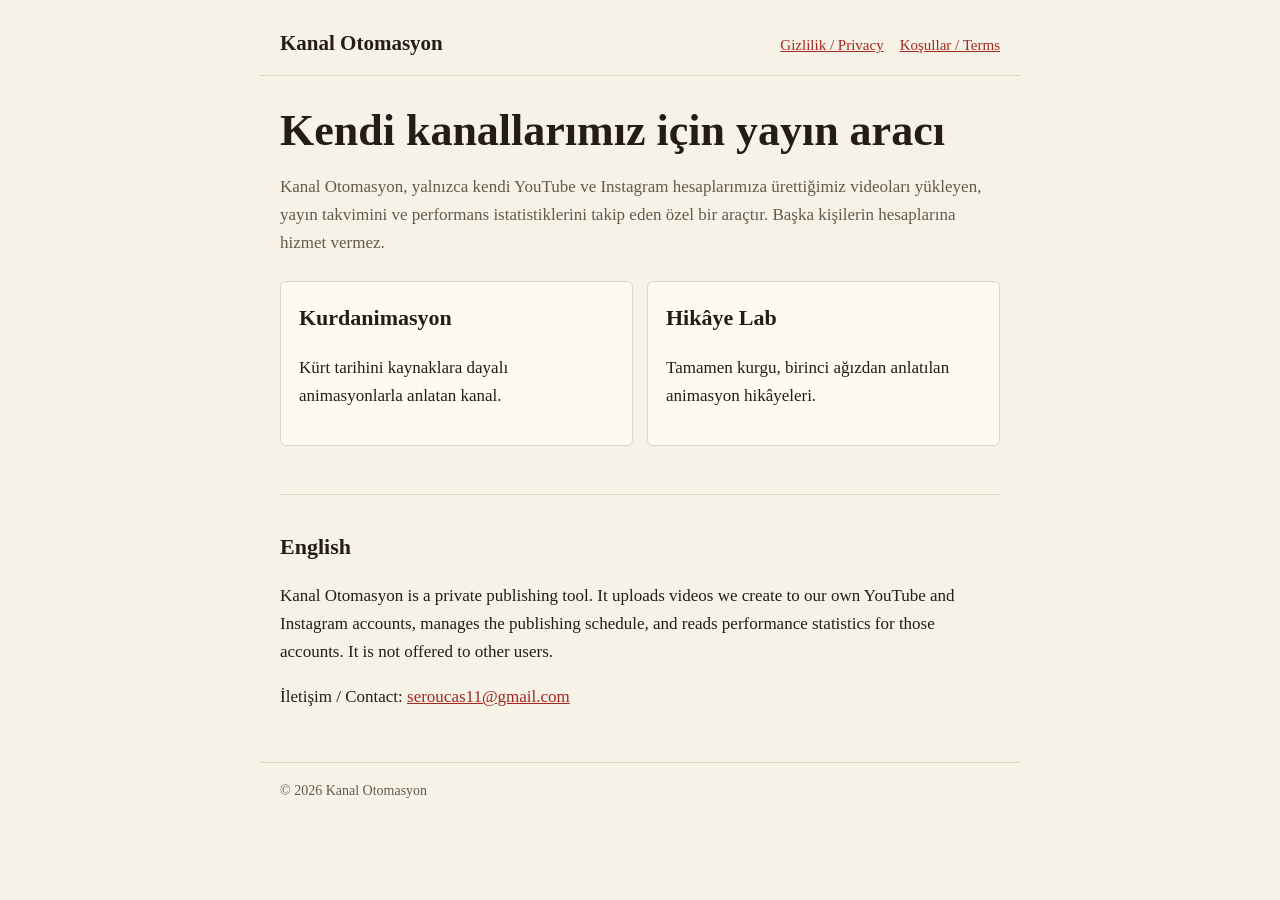
<file: index.html>
<!doctype html>
<html lang="tr">
<head>
<meta charset="utf-8">
<meta name="viewport" content="width=device-width, initial-scale=1">
<title>Kanal Otomasyon</title>
<meta name="description" content="Kanal Otomasyon, kendi YouTube ve Instagram kanallarımızın video yayınlarını planlayan özel bir araçtır.">
<link rel="stylesheet" href="stil.css">
</head>
<body>
<header><a class="marka" href="index.html">Kanal Otomasyon</a><nav><a href="gizlilik.html">Gizlilik / Privacy</a><a href="kosullar.html">Koşullar / Terms</a></nav></header>
<main>
<h1>Kendi kanallarımız için yayın aracı</h1>
<p class="giris">Kanal Otomasyon, yalnızca kendi YouTube ve Instagram hesaplarımıza ürettiğimiz videoları yükleyen, yayın takvimini ve performans istatistiklerini takip eden özel bir araçtır. Başka kişilerin hesaplarına hizmet vermez.</p>
<section class="kanallar">
<article class="kanal"><h2>Kurdanimasyon</h2><p>Kürt tarihini kaynaklara dayalı animasyonlarla anlatan kanal.</p></article>
<article class="kanal"><h2>Hikâye Lab</h2><p>Tamamen kurgu, birinci ağızdan anlatılan animasyon hikâyeleri.</p></article>
</section>
<hr class="ayrac">
<h2>English</h2>
<p>Kanal Otomasyon is a private publishing tool. It uploads videos we create to our own YouTube and Instagram accounts, manages the publishing schedule, and reads performance statistics for those accounts. It is not offered to other users.</p>
<p>İletişim / Contact: <a href="mailto:seroucas11@gmail.com">seroucas11@gmail.com</a></p>
</main>
<footer>© 2026 Kanal Otomasyon</footer>
</body>
</html>
</file>
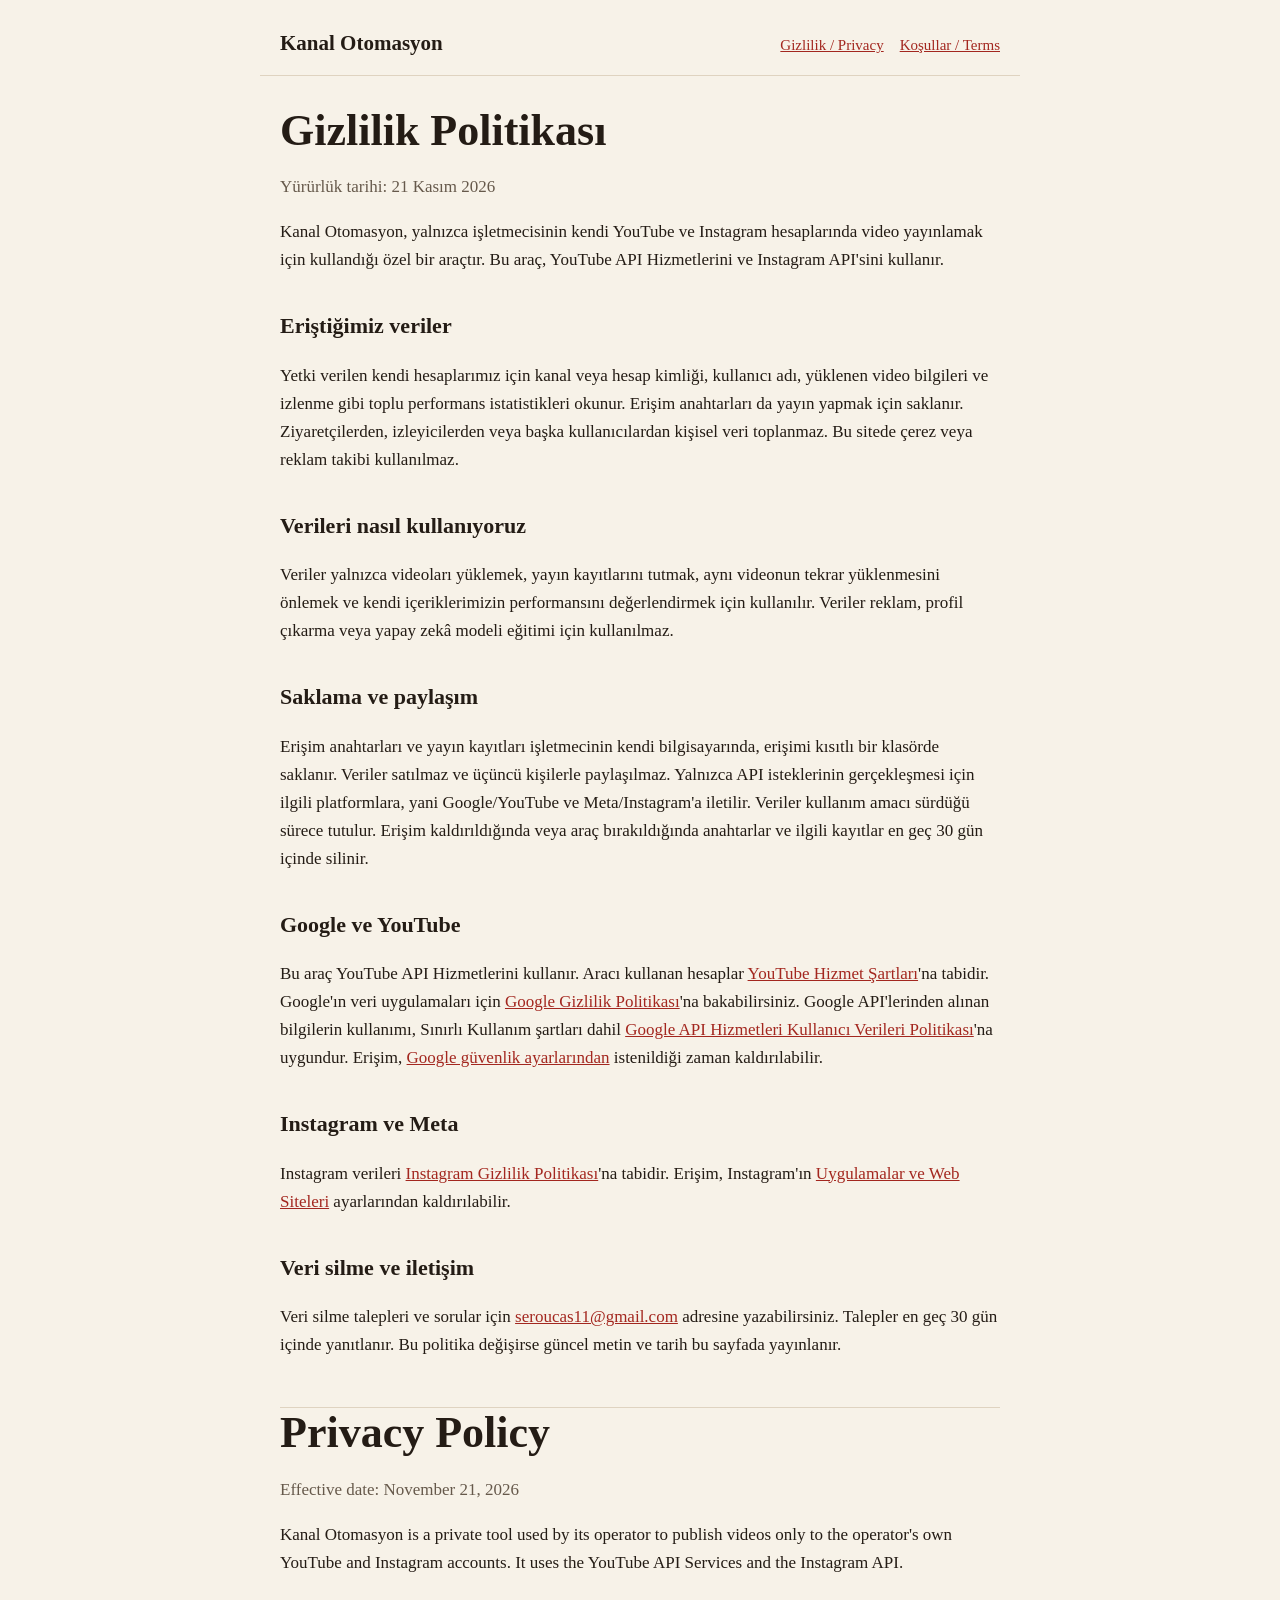
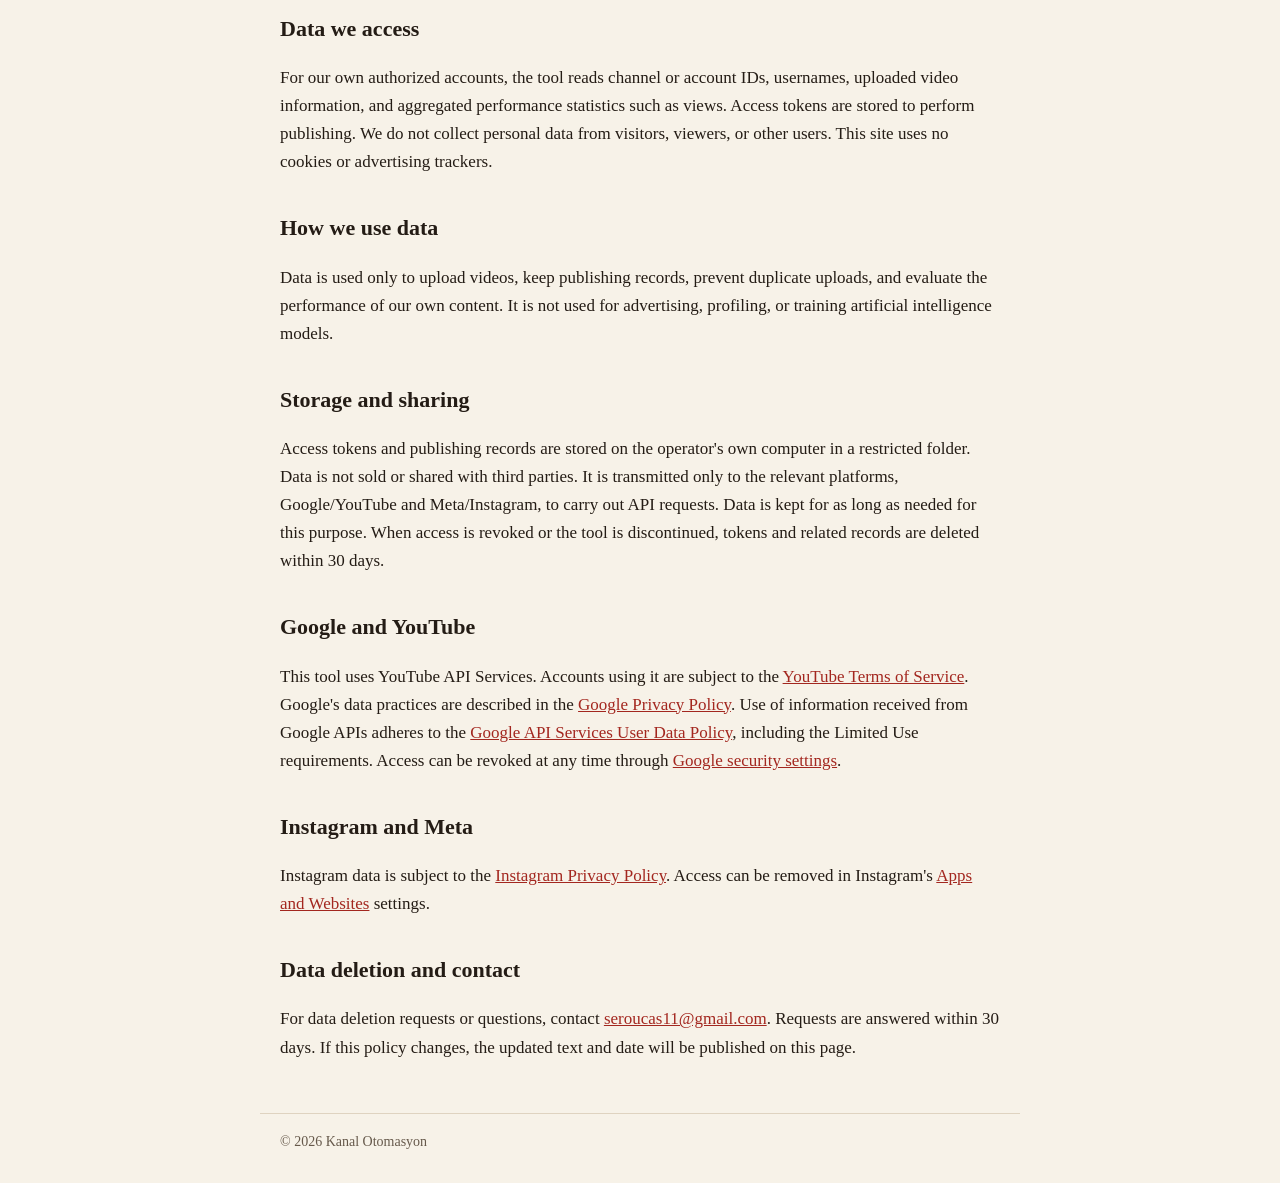
<file: gizlilik.html>
<!doctype html>
<html lang="tr">
<head>
<meta charset="utf-8">
<meta name="viewport" content="width=device-width, initial-scale=1">
<title>Gizlilik Politikası</title>
<meta name="description" content="Kanal Otomasyon gizlilik politikası / privacy policy.">
<link rel="stylesheet" href="stil.css">
</head>
<body>
<header><a class="marka" href="index.html">Kanal Otomasyon</a><nav><a href="gizlilik.html">Gizlilik / Privacy</a><a href="kosullar.html">Koşullar / Terms</a></nav></header>
<main>
<h1>Gizlilik Politikası</h1>
<p class="tarih">Yürürlük tarihi: 21 Kasım 2026</p>
<p>Kanal Otomasyon, yalnızca işletmecisinin kendi YouTube ve Instagram hesaplarında video yayınlamak için kullandığı özel bir araçtır. Bu araç, YouTube API Hizmetlerini ve Instagram API'sini kullanır.</p>
<h2>Eriştiğimiz veriler</h2>
<p>Yetki verilen kendi hesaplarımız için kanal veya hesap kimliği, kullanıcı adı, yüklenen video bilgileri ve izlenme gibi toplu performans istatistikleri okunur. Erişim anahtarları da yayın yapmak için saklanır. Ziyaretçilerden, izleyicilerden veya başka kullanıcılardan kişisel veri toplanmaz. Bu sitede çerez veya reklam takibi kullanılmaz.</p>
<h2>Verileri nasıl kullanıyoruz</h2>
<p>Veriler yalnızca videoları yüklemek, yayın kayıtlarını tutmak, aynı videonun tekrar yüklenmesini önlemek ve kendi içeriklerimizin performansını değerlendirmek için kullanılır. Veriler reklam, profil çıkarma veya yapay zekâ modeli eğitimi için kullanılmaz.</p>
<h2>Saklama ve paylaşım</h2>
<p>Erişim anahtarları ve yayın kayıtları işletmecinin kendi bilgisayarında, erişimi kısıtlı bir klasörde saklanır. Veriler satılmaz ve üçüncü kişilerle paylaşılmaz. Yalnızca API isteklerinin gerçekleşmesi için ilgili platformlara, yani Google/YouTube ve Meta/Instagram'a iletilir. Veriler kullanım amacı sürdüğü sürece tutulur. Erişim kaldırıldığında veya araç bırakıldığında anahtarlar ve ilgili kayıtlar en geç 30 gün içinde silinir.</p>
<h2>Google ve YouTube</h2>
<p>Bu araç YouTube API Hizmetlerini kullanır. Aracı kullanan hesaplar <a href="https://www.youtube.com/t/terms">YouTube Hizmet Şartları</a>'na tabidir. Google'ın veri uygulamaları için <a href="https://policies.google.com/privacy">Google Gizlilik Politikası</a>'na bakabilirsiniz. Google API'lerinden alınan bilgilerin kullanımı, Sınırlı Kullanım şartları dahil <a href="https://developers.google.com/terms/api-services-user-data-policy">Google API Hizmetleri Kullanıcı Verileri Politikası</a>'na uygundur. Erişim, <a href="https://myaccount.google.com/permissions">Google güvenlik ayarlarından</a> istenildiği zaman kaldırılabilir.</p>
<h2>Instagram ve Meta</h2>
<p>Instagram verileri <a href="https://privacycenter.instagram.com/policy">Instagram Gizlilik Politikası</a>'na tabidir. Erişim, Instagram'ın <a href="https://www.instagram.com/accounts/manage_access/">Uygulamalar ve Web Siteleri</a> ayarlarından kaldırılabilir.</p>
<h2>Veri silme ve iletişim</h2>
<p>Veri silme talepleri ve sorular için <a href="mailto:seroucas11@gmail.com">seroucas11@gmail.com</a> adresine yazabilirsiniz. Talepler en geç 30 gün içinde yanıtlanır. Bu politika değişirse güncel metin ve tarih bu sayfada yayınlanır.</p>
<hr class="ayrac">
<h1 lang="en">Privacy Policy</h1>
<div lang="en">
<p class="tarih">Effective date: November 21, 2026</p>
<p>Kanal Otomasyon is a private tool used by its operator to publish videos only to the operator's own YouTube and Instagram accounts. It uses the YouTube API Services and the Instagram API.</p>
<h2>Data we access</h2>
<p>For our own authorized accounts, the tool reads channel or account IDs, usernames, uploaded video information, and aggregated performance statistics such as views. Access tokens are stored to perform publishing. We do not collect personal data from visitors, viewers, or other users. This site uses no cookies or advertising trackers.</p>
<h2>How we use data</h2>
<p>Data is used only to upload videos, keep publishing records, prevent duplicate uploads, and evaluate the performance of our own content. It is not used for advertising, profiling, or training artificial intelligence models.</p>
<h2>Storage and sharing</h2>
<p>Access tokens and publishing records are stored on the operator's own computer in a restricted folder. Data is not sold or shared with third parties. It is transmitted only to the relevant platforms, Google/YouTube and Meta/Instagram, to carry out API requests. Data is kept for as long as needed for this purpose. When access is revoked or the tool is discontinued, tokens and related records are deleted within 30 days.</p>
<h2>Google and YouTube</h2>
<p>This tool uses YouTube API Services. Accounts using it are subject to the <a href="https://www.youtube.com/t/terms">YouTube Terms of Service</a>. Google's data practices are described in the <a href="https://policies.google.com/privacy">Google Privacy Policy</a>. Use of information received from Google APIs adheres to the <a href="https://developers.google.com/terms/api-services-user-data-policy">Google API Services User Data Policy</a>, including the Limited Use requirements. Access can be revoked at any time through <a href="https://myaccount.google.com/permissions">Google security settings</a>.</p>
<h2>Instagram and Meta</h2>
<p>Instagram data is subject to the <a href="https://privacycenter.instagram.com/policy">Instagram Privacy Policy</a>. Access can be removed in Instagram's <a href="https://www.instagram.com/accounts/manage_access/">Apps and Websites</a> settings.</p>
<h2>Data deletion and contact</h2>
<p>For data deletion requests or questions, contact <a href="mailto:seroucas11@gmail.com">seroucas11@gmail.com</a>. Requests are answered within 30 days. If this policy changes, the updated text and date will be published on this page.</p>
</div>
</main>
<footer>© 2026 Kanal Otomasyon</footer>
</body>
</html>
</file>
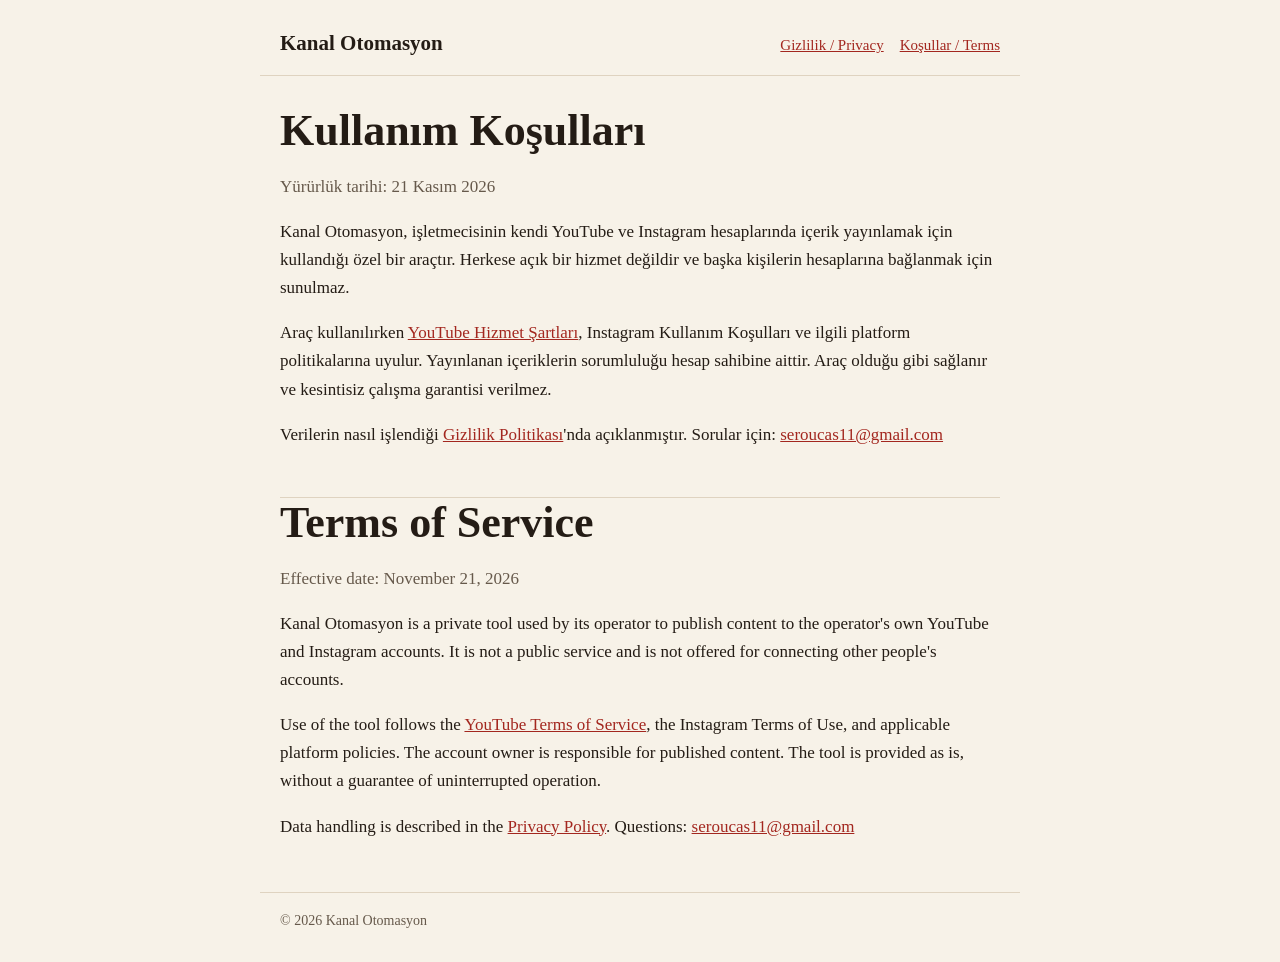
<file: kosullar.html>
<!doctype html>
<html lang="tr">
<head>
<meta charset="utf-8">
<meta name="viewport" content="width=device-width, initial-scale=1">
<title>Kullanım Koşulları</title>
<meta name="description" content="Kanal Otomasyon kullanım koşulları / terms of service.">
<link rel="stylesheet" href="stil.css">
</head>
<body>
<header><a class="marka" href="index.html">Kanal Otomasyon</a><nav><a href="gizlilik.html">Gizlilik / Privacy</a><a href="kosullar.html">Koşullar / Terms</a></nav></header>
<main>
<h1>Kullanım Koşulları</h1>
<p class="tarih">Yürürlük tarihi: 21 Kasım 2026</p>
<p>Kanal Otomasyon, işletmecisinin kendi YouTube ve Instagram hesaplarında içerik yayınlamak için kullandığı özel bir araçtır. Herkese açık bir hizmet değildir ve başka kişilerin hesaplarına bağlanmak için sunulmaz.</p>
<p>Araç kullanılırken <a href="https://www.youtube.com/t/terms">YouTube Hizmet Şartları</a>, Instagram Kullanım Koşulları ve ilgili platform politikalarına uyulur. Yayınlanan içeriklerin sorumluluğu hesap sahibine aittir. Araç olduğu gibi sağlanır ve kesintisiz çalışma garantisi verilmez.</p>
<p>Verilerin nasıl işlendiği <a href="gizlilik.html">Gizlilik Politikası</a>'nda açıklanmıştır. Sorular için: <a href="mailto:seroucas11@gmail.com">seroucas11@gmail.com</a></p>
<hr class="ayrac">
<h1 lang="en">Terms of Service</h1>
<div lang="en">
<p class="tarih">Effective date: November 21, 2026</p>
<p>Kanal Otomasyon is a private tool used by its operator to publish content to the operator's own YouTube and Instagram accounts. It is not a public service and is not offered for connecting other people's accounts.</p>
<p>Use of the tool follows the <a href="https://www.youtube.com/t/terms">YouTube Terms of Service</a>, the Instagram Terms of Use, and applicable platform policies. The account owner is responsible for published content. The tool is provided as is, without a guarantee of uninterrupted operation.</p>
<p>Data handling is described in the <a href="gizlilik.html">Privacy Policy</a>. Questions: <a href="mailto:seroucas11@gmail.com">seroucas11@gmail.com</a></p>
</div>
</main>
<footer>© 2026 Kanal Otomasyon</footer>
</body>
</html>
</file>
<file: stil.css>
:root { --zemin: #f7f2e8; --metin: #241c15; --soluk: #66594b; --vurgu: #a3271f; --cizgi: #dfd3c0; --kart: #fffaf1; }
@media (prefers-color-scheme: dark) { :root { --zemin: #17130f; --metin: #f2e9dc; --soluk: #b5a794; --vurgu: #ef7a68; --cizgi: #3a3026; --kart: #211b15; } }
* { box-sizing: border-box; }
body { margin: 0; background: var(--zemin); color: var(--metin); font: 17px/1.65 Georgia, "Times New Roman", serif; }
header, main, footer { width: min(760px, 100%); margin: 0 auto; padding: 0 20px; }
header { display: flex; flex-wrap: wrap; gap: 8px 20px; align-items: baseline; justify-content: space-between; padding-top: 26px; padding-bottom: 14px; border-bottom: 1px solid var(--cizgi); }
header a.marka { color: var(--metin); font-size: 21px; font-weight: 700; text-decoration: none; }
nav { display: flex; gap: 16px; font-size: 15px; }
a { color: var(--vurgu); }
main { padding-top: 30px; padding-bottom: 34px; }
h1 { margin: 0 0 8px; font-size: clamp(30px, 6vw, 44px); line-height: 1.15; }
h2 { margin: 34px 0 6px; font-size: 22px; }
.tarih, .giris { color: var(--soluk); }
.kanallar { display: grid; grid-template-columns: repeat(auto-fit, minmax(240px, 1fr)); gap: 14px; margin: 24px 0; }
.kanal { padding: 18px; background: var(--kart); border: 1px solid var(--cizgi); border-radius: 6px; }
.kanal h2 { margin-top: 0; }
.ayrac { margin: 48px 0 0; border: 0; border-top: 1px solid var(--cizgi); }
footer { padding-top: 16px; padding-bottom: 30px; color: var(--soluk); font-size: 14px; border-top: 1px solid var(--cizgi); }
</file>
